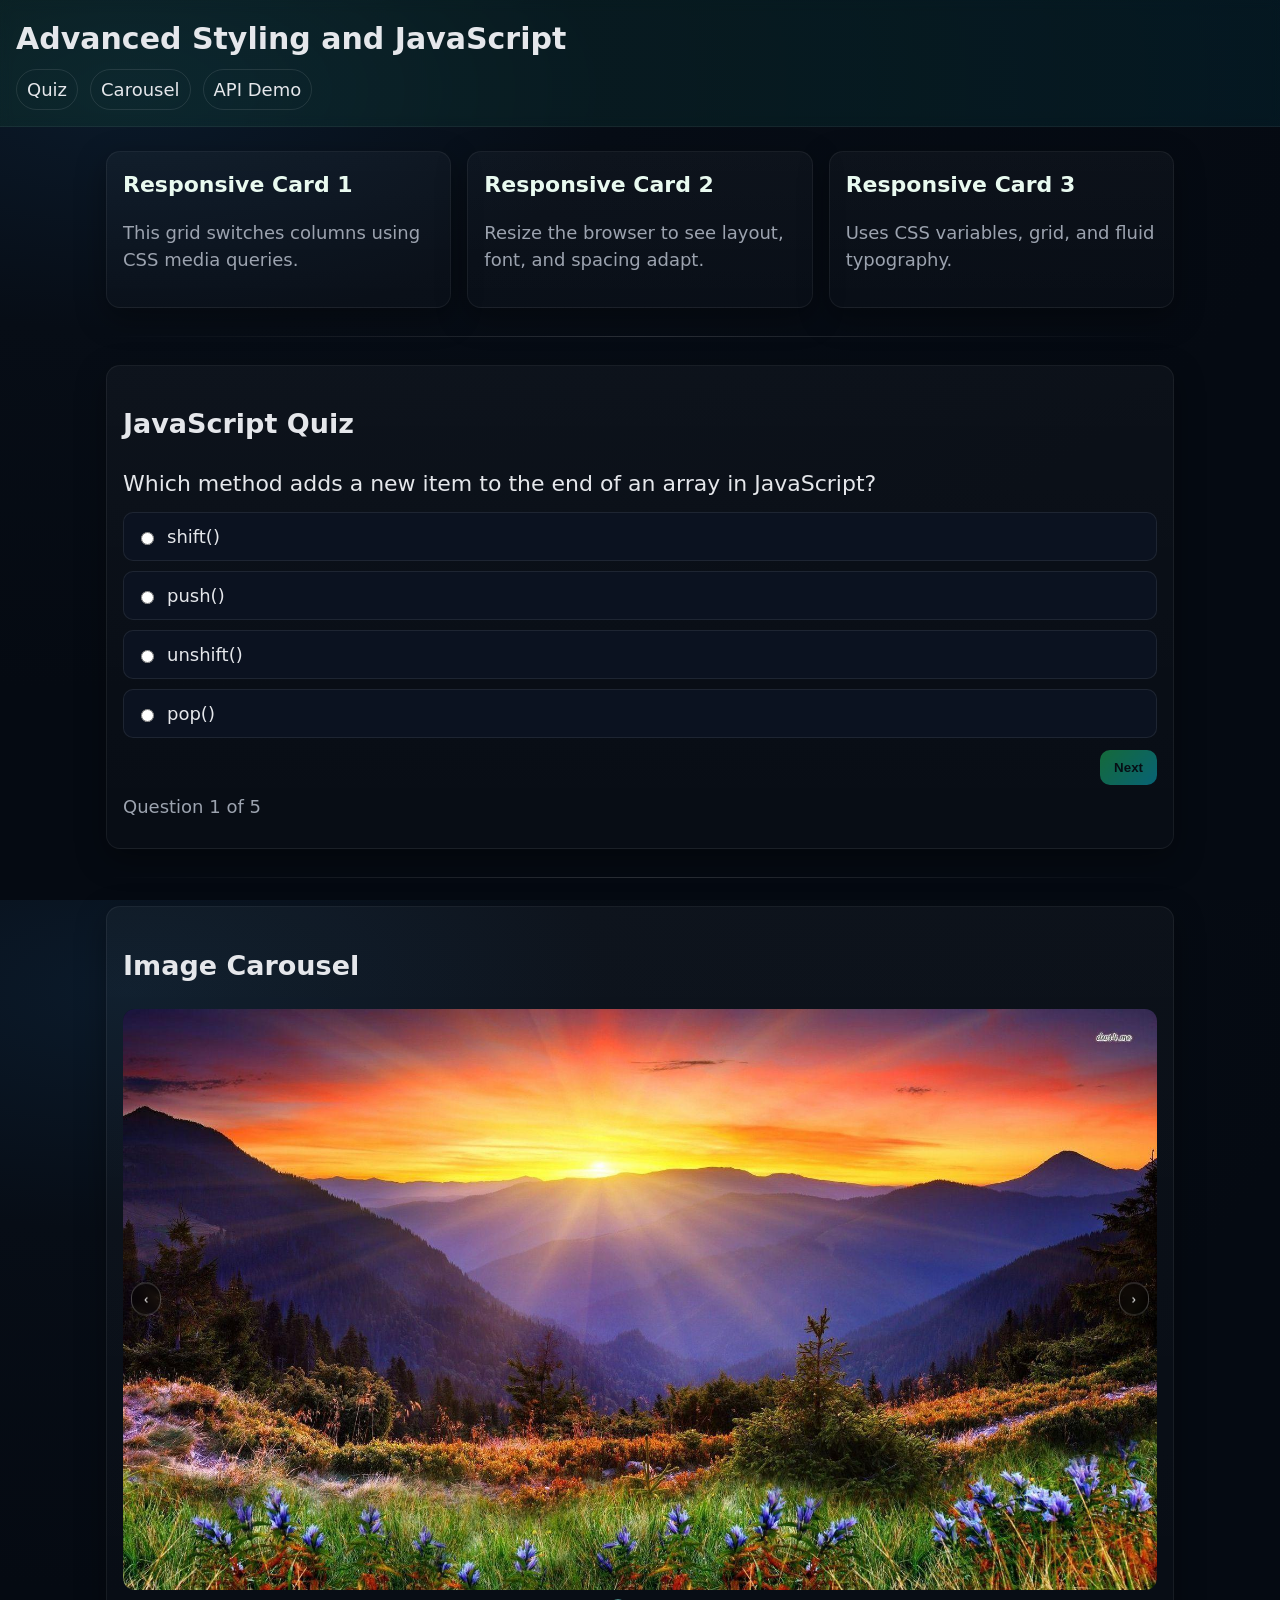
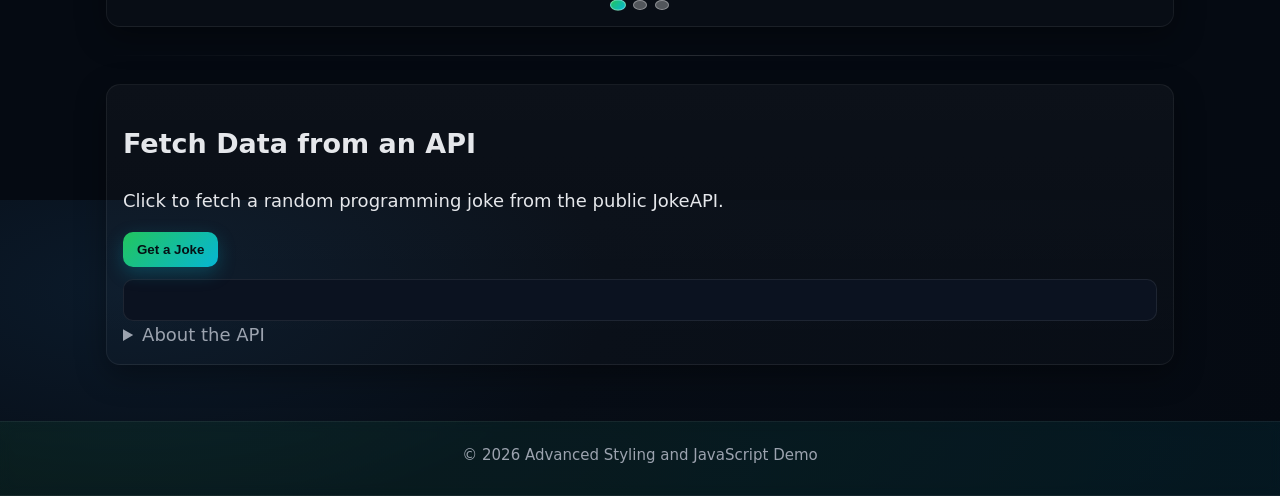
<file: Task-3/index.html>
<!DOCTYPE html>
<html lang="en">
<head>
  <meta charset="utf-8" />
  <meta name="viewport" content="width=device-width, initial-scale=1" />
  <title>Task-3: Advanced Styling and JavaScript</title>
  <link rel="stylesheet" href="style.css" />
</head>
<body>
  <header class="site-header">
    <h1>Advanced Styling and JavaScript</h1>
    <nav class="nav">
      <a href="#quiz">Quiz</a>
      <a href="#carousel">Carousel</a>
      <a href="#api">API Demo</a>
    </nav>
  </header>

  <main class="container">
    <!-- Responsive Layout Demo -->
    <section class="cards" aria-label="Responsive layout demo">
      <article class="card">
        <h2>Responsive Card 1</h2>
        <p>This grid switches columns using CSS media queries.</p>
      </article>
      <article class="card">
        <h2>Responsive Card 2</h2>
        <p>Resize the browser to see layout, font, and spacing adapt.</p>
      </article>
      <article class="card">
        <h2>Responsive Card 3</h2>
        <p>Uses CSS variables, grid, and fluid typography.</p>
      </article>
    </section>

    <hr />

    <!-- Quiz -->
    <section id="quiz" class="quiz" aria-labelledby="quiz-title">
      <h2 id="quiz-title">JavaScript Quiz</h2>
      <div id="quiz-container">
        <div id="question" class="question"></div>
        <div id="options" class="options" role="radiogroup" aria-live="polite"></div>
        <div class="quiz-actions">
          <button id="next-btn" class="btn" disabled>Next</button>
        </div>
        <div id="progress" class="progress"></div>
        <div id="result" class="result" aria-live="polite"></div>
      </div>
    </section>

    <hr />

    <!-- Image Carousel -->
    <section id="carousel" class="carousel" aria-labelledby="carousel-title">
      <h2 id="carousel-title">Image Carousel</h2>
      <div class="carousel-viewport">
        <button class="carousel-btn prev" aria-label="Previous image">‹</button>
        <div class="carousel-track">
          <img src="1534864.jpg"alt="Mountain at sunrise" />
          <img src="forest.jpeg" alt="Forest path" />
          <img src="beach.jpg" alt="Beach and ocean" />
        </div>
        <button class="carousel-btn next" aria-label="Next image">›</button>
      </div>
      <div class="carousel-dots" role="tablist" aria-label="Image selector"></div>
    </section>

    <hr />

    <!-- API Fetch -->
    <section id="api" class="api" aria-labelledby="api-title">
      <h2 id="api-title">Fetch Data from an API</h2>
      <p>Click to fetch a random programming joke from the public JokeAPI.</p>
      <div class="api-actions">
        <button id="fetch-joke" class="btn">Get a Joke</button>
      </div>
      <div id="joke" class="joke" aria-live="polite"></div>
      <details class="note">
        <summary>About the API</summary>
        <p>
  This demo uses the JokeAPI
  <a href="https://v2.jokeapi.dev" target="_blank">v2.jokeapi.dev</a>.
  Network requests can fail; the code includes basic error handling.
</p>
      </details>
    </section>
  </main>

  <footer class="site-footer">
    <small>© 2026 Advanced Styling and JavaScript Demo</small>
  </footer>

  <script src="app.js"></script>
</body>
</html>
</file>
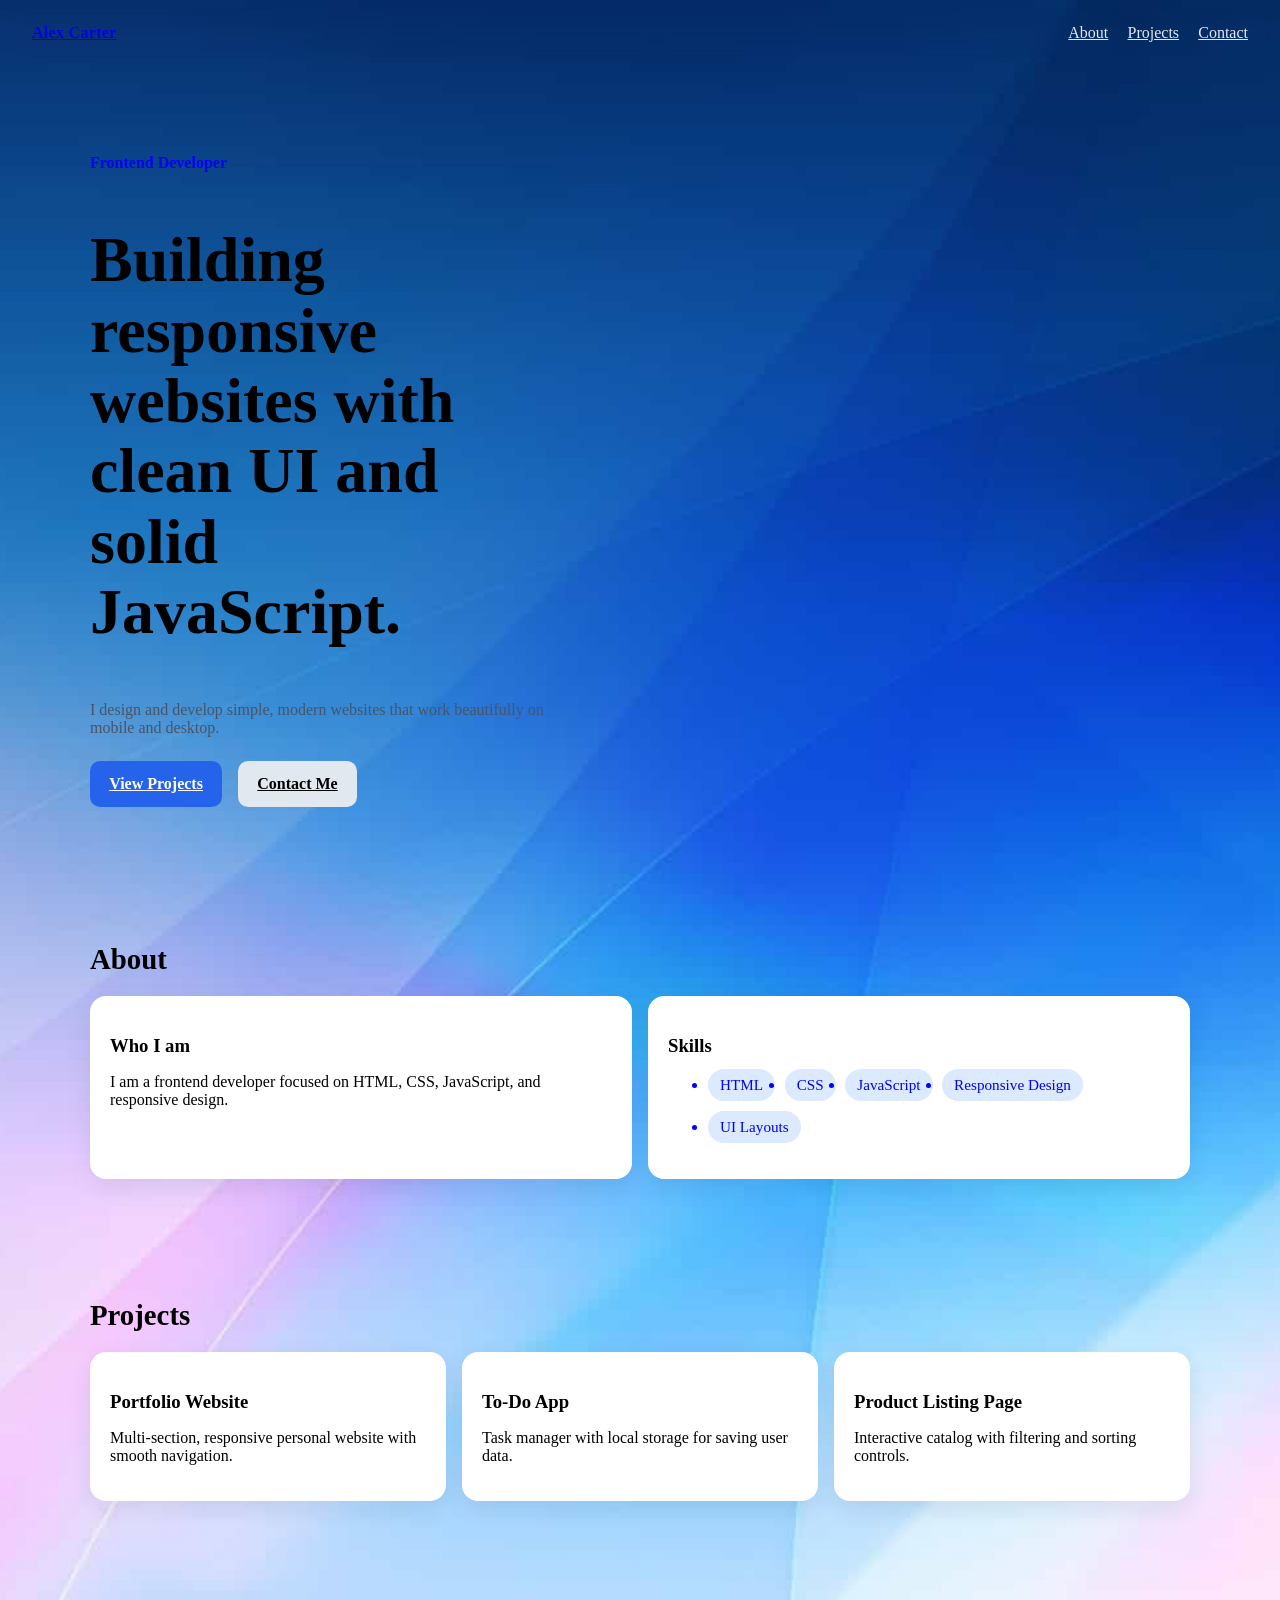
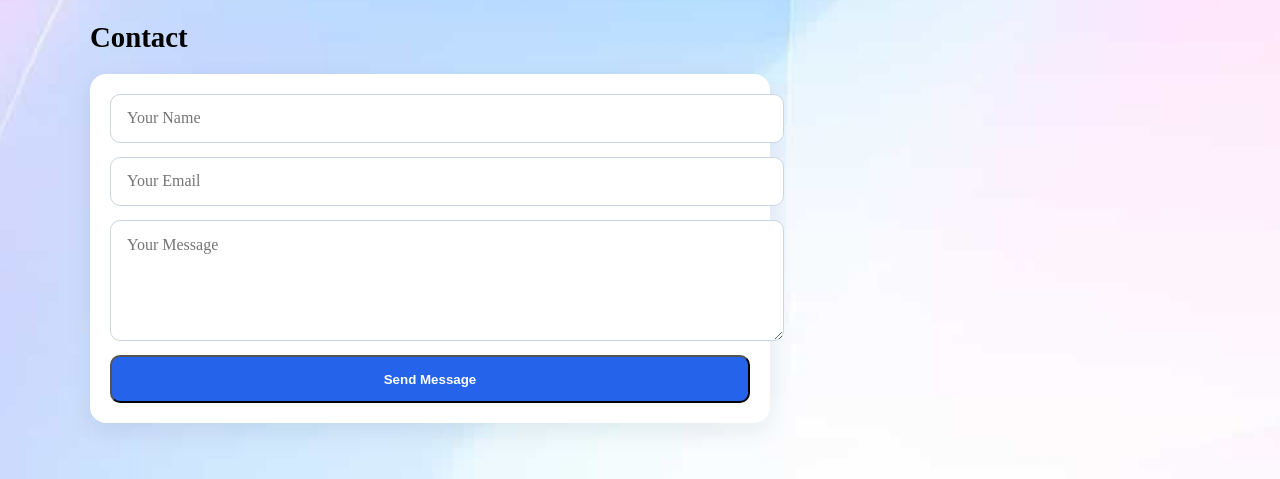
<file: task-4/index.html>
<!DOCTYPE html>
<html lang="en">
<head>
  <meta charset="UTF-8" />
  <meta name="viewport" content="width=device-width, initial-scale=1.0" />
  <title>Alex Carter | Portfolio</title>
  <link rel="stylesheet" href="style.css" />
</head>
<body>
  <header class="topbar">
    <a class="brand" href="#home">Alex Carter</a>
    <button class="menu-btn" id="menuBtn" aria-label="Toggle navigation">☰</button>
    <nav class="nav" id="navMenu">
      <a href="#about">About</a>
      <a href="#projects">Projects</a>
      <a href="#contact">Contact</a>
    </nav>
  </header>

  <main id="home">
    <section class="hero">
      <p class="eyebrow">Frontend Developer</p>
      <h1>Building responsive websites with clean UI and solid JavaScript.</h1>
      <p class="hero-text">I design and develop simple, modern websites that work beautifully on mobile and desktop.</p>
      <div class="hero-actions">
        <a class="btn primary" href="#projects">View Projects</a>
        <a class="btn secondary" href="#contact">Contact Me</a>
      </div>
    </section>

    <section id="about" class="section">
      <h2>About</h2>
      <div class="about-grid">
        <div class="panel">
          <h3>Who I am</h3>
          <p>I am a frontend developer focused on HTML, CSS, JavaScript, and responsive design.</p>
        </div>
        <div class="panel">
          <h3>Skills</h3>
          <ul class="tag-list">
            <li>HTML</li><li>CSS</li><li>JavaScript</li><li>Responsive Design</li><li>UI Layouts</li>
          </ul>
        </div>
      </div>
    </section>

    <section id="projects" class="section">
      <h2>Projects</h2>
      <div class="card-grid">
        <article class="card">
          <h3>Portfolio Website</h3>
          <p>Multi-section, responsive personal website with smooth navigation.</p>
        </article>
        <article class="card">
          <h3>To-Do App</h3>
          <p>Task manager with local storage for saving user data.</p>
        </article>
        <article class="card">
          <h3>Product Listing Page</h3>
          <p>Interactive catalog with filtering and sorting controls.</p>
        </article>
      </div>
    </section>

    <section id="contact" class="section">
      <h2>Contact</h2>
      <form class="contact-form">
        <input type="text" placeholder="Your Name" />
        <input type="email" placeholder="Your Email" />
        <textarea rows="5" placeholder="Your Message"></textarea>
        <button type="submit" class="btn primary">Send Message</button>
      </form>
    </section>
  </main>

  <script src="script.js"></script>
</body>
</html>
</file>
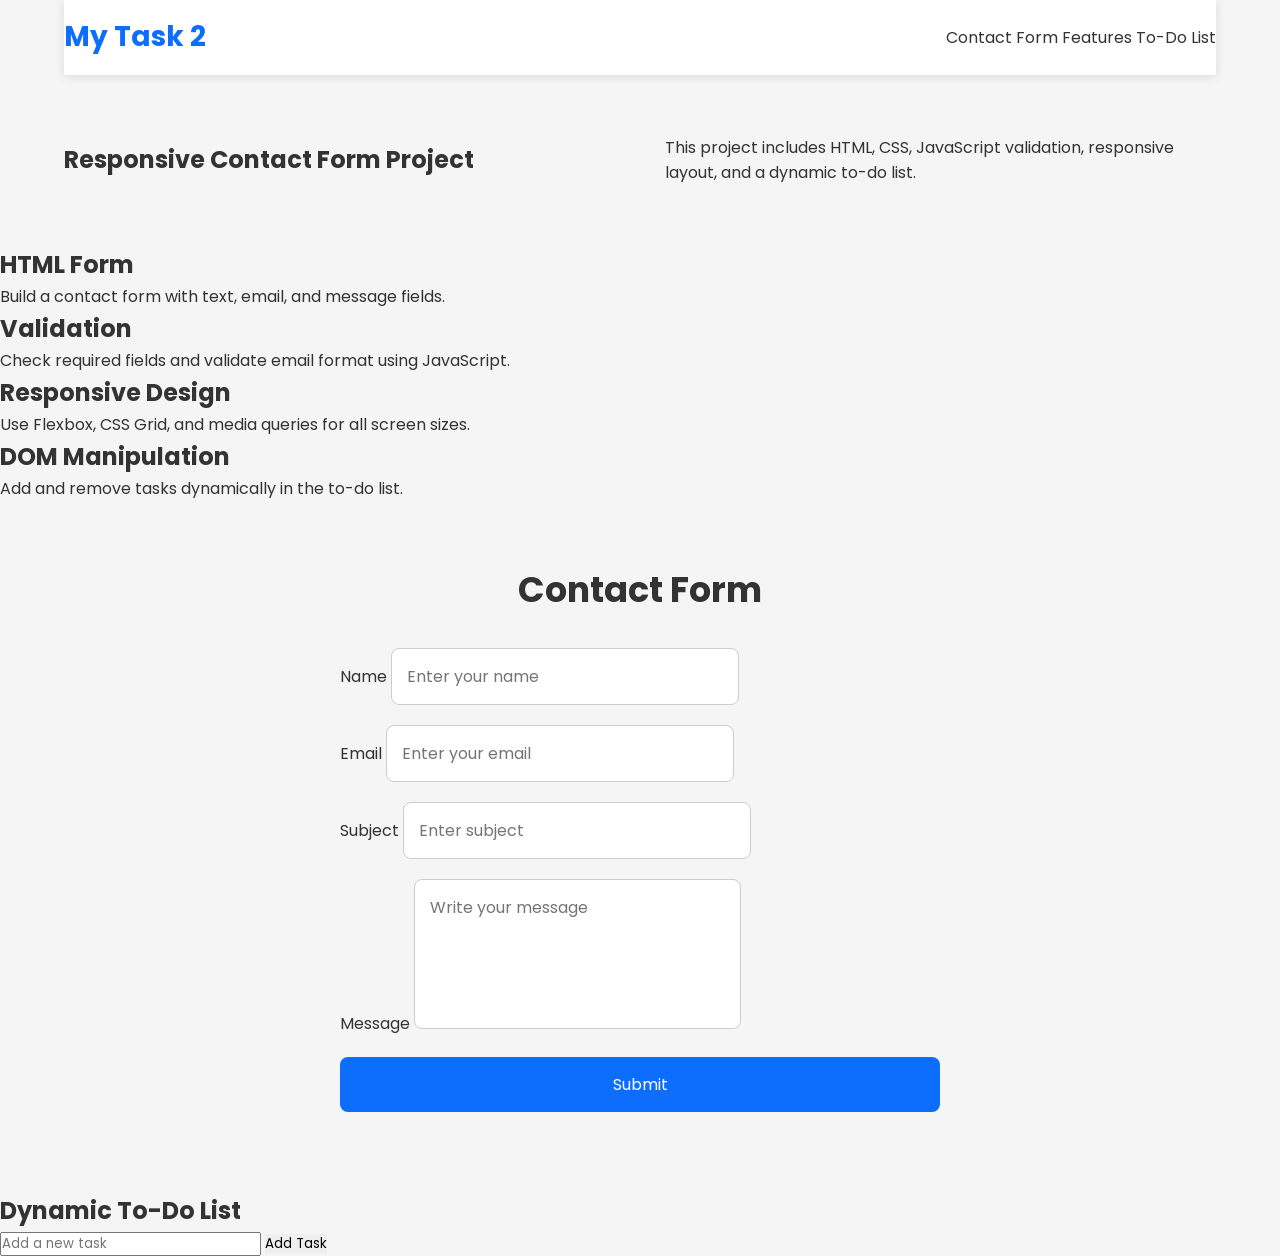
<file: Task-2.html>
<!DOCTYPE html>
<html lang="en">
<head>
  <meta charset="UTF-8" />
  <meta name="viewport" content="width=device-width, initial-scale=1.0" />
  <title>Task 2 - Contact Form & To-Do List</title>
  <link rel="stylesheet" href="style.css" />
</head>
<body>
  <header class="navbar">
    <div class="logo">My Task 2</div>
    <nav>
      <a href="#contact">Contact Form</a>
      <a href="#features">Features</a>
      <a href="#todo">To-Do List</a>
    </nav>
  </header>

  <main class="container">
    <section class="hero">
      <h1>Responsive Contact Form Project</h1>
      <p>
        This project includes HTML, CSS, JavaScript validation, responsive layout,
        and a dynamic to-do list.
      </p>
    </section>

    <section id="features" class="features">
      <div class="card">
        <h2>HTML Form</h2>
        <p>Build a contact form with text, email, and message fields.</p>
      </div>
      <div class="card">
        <h2>Validation</h2>
        <p>Check required fields and validate email format using JavaScript.</p>
      </div>
      <div class="card">
        <h2>Responsive Design</h2>
        <p>Use Flexbox, CSS Grid, and media queries for all screen sizes.</p>
      </div>
      <div class="card">
        <h2>DOM Manipulation</h2>
        <p>Add and remove tasks dynamically in the to-do list.</p>
      </div>
    </section>

    <section id="contact" class="form-section">
      <h2>Contact Form</h2>
      <form id="contactForm" novalidate>
        <div class="input-group">
          <label for="name">Name</label>
          <input type="text" id="name" placeholder="Enter your name" />
          <small class="error" id="nameError"></small>
        </div>

        <div class="input-group">
          <label for="email">Email</label>
          <input type="email" id="email" placeholder="Enter your email" />
          <small class="error" id="emailError"></small>
        </div>

        <div class="input-group">
          <label for="subject">Subject</label>
          <input type="text" id="subject" placeholder="Enter subject" />
          <small class="error" id="subjectError"></small>
        </div>

        <div class="input-group">
          <label for="message">Message</label>
          <textarea id="message" rows="5" placeholder="Write your message"></textarea>
          <small class="error" id="messageError"></small>
        </div>

        <button type="submit">Submit</button>
        <p class="success" id="successMessage"></p>
      </form>
    </section>

    <section id="todo" class="todo-section">
      <h2>Dynamic To-Do List</h2>
      <div class="todo-box">
        <input type="text" id="taskInput" placeholder="Add a new task" />
        <button id="addTaskBtn">Add Task</button>
      </div>
      <ul id="taskList"></ul>
    </section>
  </main>
<script src="script.js"></script>
</body>
</html>
</file>
<file: Task-3/style.css>
:root {
  --bg: #0f172a;
  --panel: #111827;
  --text: #e5e7eb;
  --muted: #9ca3af;
  --brand: #22c55e;
  --brand-2: #06b6d4;
  --danger: #ef4444;
  --card: #0b1220;
  --shadow: 0 10px 30px rgba(0,0,0,0.35);
  --radius: 14px;
  --gap: 16px;
  --fluid: clamp(14px, 1.2vw + 10px, 18px);
}

* { box-sizing: border-box; }

html, body {
  height: 100%;
  background: radial-gradient(1200px 600px at 10% 10%, #0b1a2a 0%, #070d16 40%, #050a12 100%);
  color: var(--text);
  font-family: system-ui, -apple-system, Segoe UI, Roboto, Inter, Arial, sans-serif;
  line-height: 1.5;
  font-size: var(--fluid);
  margin: 0;
}

.site-header, .site-footer {
  background: linear-gradient(90deg, rgba(34,197,94,0.08), rgba(6,182,212,0.08));
  backdrop-filter: blur(6px);
  border-bottom: 1px solid rgba(255,255,255,0.06);
  padding: 16px;
}

.site-header h1 {
  margin: 0 0 8px 0;
  font-size: clamp(22px, 2.5vw, 30px);
}

.nav {
  display: flex;
  gap: 12px;
  flex-wrap: wrap;
}

.nav a {
  color: var(--text);
  text-decoration: none;
  padding: 6px 10px;
  border-radius: 999px;
  border: 1px solid rgba(255,255,255,0.1);
  transition: all .2s ease;
}
.nav a:hover {
  border-color: rgba(255,255,255,0.25);
  background: rgba(255,255,255,0.06);
}

.container {
  max-width: 1100px;
  margin: 24px auto;
  padding: 0 16px 32px;
}

/* Responsive cards using grid */
.cards {
  display: grid;
  gap: var(--gap);
  grid-template-columns: 1fr;
  margin-bottom: 24px;
}
.card {
  background: linear-gradient(180deg, rgba(255,255,255,0.03), rgba(255,255,255,0.015));
  border: 1px solid rgba(255,255,255,0.06);
  border-radius: var(--radius);
  box-shadow: var(--shadow);
  padding: 16px;
}
.card h2 {
  margin: 0 0 8px 0;
  font-size: clamp(18px, 2vw, 22px);
  color: #e9faf0;
}
.card p { color: var(--muted); }

/* Media queries for responsiveness */
@media (min-width: 640px) {
  .cards { grid-template-columns: repeat(2, 1fr); }
}
@media (min-width: 960px) {
  .cards { grid-template-columns: repeat(3, 1fr); }
}

/* Buttons */
.btn {
  background: linear-gradient(135deg, var(--brand), var(--brand-2));
  color: #051014;
  border: 0;
  padding: 10px 14px;
  border-radius: 10px;
  font-weight: 700;
  cursor: pointer;
  transition: transform .08s ease, box-shadow .2s ease, filter .2s ease;
  box-shadow: 0 6px 18px rgba(6,182,212,0.25);
}
.btn:hover { filter: brightness(1.08); }
.btn:active { transform: translateY(1px) scale(0.99); }
.btn[disabled] {
  opacity: .5;
  cursor: not-allowed;
  box-shadow: none;
}

/* Quiz */
.quiz {
  background: linear-gradient(180deg, rgba(255,255,255,0.03), rgba(255,255,255,0.015));
  border: 1px solid rgba(255,255,255,0.06);
  border-radius: var(--radius);
  box-shadow: var(--shadow);
  padding: 16px;
}
.question {
  font-size: clamp(18px, 2vw, 22px);
  margin-bottom: 12px;
}
.options {
  display: grid;
  grid-template-columns: 1fr;
  gap: 10px;
  margin-bottom: 12px;
}
.option {
  display: flex;
  align-items: center;
  gap: 10px;
  background: #0b1220;
  border: 1px solid rgba(255,255,255,0.08);
  padding: 10px 12px;
  border-radius: 10px;
  cursor: pointer;
  transition: border-color .2s ease, background .2s ease, transform .08s ease;
}
.option:hover { border-color: rgba(255,255,255,0.2); }
.option.selected {
  background: linear-gradient(180deg, rgba(34,197,94,0.18), rgba(34,197,94,0.08));
  border-color: rgba(34,197,94,0.45);
}
.option input { accent-color: var(--brand); cursor: pointer; }
.quiz-actions { display: flex; justify-content: flex-end; }
.progress { color: var(--muted); margin-top: 8px; }
.result { margin-top: 12px; font-weight: 700; }

/* Carousel */
.carousel {
  background: linear-gradient(180deg, rgba(255,255,255,0.03), rgba(255,255,255,0.015));
  border: 1px solid rgba(255,255,255,0.06);
  border-radius: var(--radius);
  box-shadow: var(--shadow);
  padding: 16px;
}
.carousel-viewport {
  position: relative;
  overflow: hidden;
  border-radius: 12px;
  aspect-ratio: 16 / 9;
  background: #0b1220;
}
.carousel-track {
  display: flex;
  width: 100%;
  height: 100%;
  transition: transform .5s ease;
}
.carousel-track img {
  width: 100%;
  height: 100%;
  object-fit: cover;
  flex: 0 0 100%;
  user-select: none;
}
.carousel-btn {
  position: absolute;
  top: 50%;
  transform: translateY(-50%);
  z-index: 2;
  background: rgba(0,0,0,0.4);
  border: 1px solid rgba(255,255,255,0.25);
  color: #fff;
  padding: 8px 12px;
  border-radius: 999px;
  backdrop-filter: blur(4px);
  cursor: pointer;
}
.carousel-btn:hover { background: rgba(0,0,0,0.55); }
.carousel-btn.prev { left: 8px; }
.carousel-btn.next { right: 8px; }
.carousel-dots {
  display: flex;
  justify-content: center;
  gap: 8px;
  padding: 10px 0 0;
}
.dot {
  width: 10px;
  height: 10px;
  border-radius: 50%;
  background: rgba(255,255,255,0.3);
  border: 1px solid rgba(255,255,255,0.35);
  cursor: pointer;
  transition: transform .2s ease, background .2s ease;
}
.dot.active {
  background: linear-gradient(135deg, var(--brand), var(--brand-2));
  transform: scale(1.15);
}

/* API */
.api {
  background: linear-gradient(180deg, rgba(255,255,255,0.03), rgba(255,255,255,0.015));
  border: 1px solid rgba(255,255,255,0.06);
  border-radius: var(--radius);
  box-shadow: var(--shadow);
  padding: 16px;
}
.api-actions { margin-bottom: 12px; }
.joke {
  min-height: 42px;
  background: #0b1220;
  border: 1px solid rgba(255,255,255,0.08);
  border-radius: 10px;
  padding: 12px;
}
.note summary { cursor: pointer; color: var(--muted); }

hr {
  border: none;
  height: 1px;
  background: linear-gradient(90deg, rgba(255,255,255,0), rgba(255,255,255,0.15), rgba(255,255,255,0));
  margin: 28px 0;
}

.site-footer {
  border-top: 1px solid rgba(255,255,255,0.06);
  text-align: center;
  padding: 18px 16px 28px;
  color: var(--muted);
}
</file>
<file: task-4/style.css>
body {
  min-height: 100vh;
  background-image: url("background-1.jpg");
  background-size: cover;
  background-position: center;
  background-repeat: no-repeat;
}
.topbar {
  position: sticky; top: 0; z-index: 10;
  display: flex; align-items: center; justify-content: space-between;
  padding: 1rem 1.5rem; background: BLUE(15, 23, 42, 0.95); color: gray; backdrop-filter: blur(8px);
}
.brand { font-weight: 700; letter-spacing: 0.3px; }
.nav { display: flex; gap: 1.2rem; }
.nav a { color: #e2e8f0; }
.menu-btn { display: none; background: transparent; border: 0; color: #fff; font-size: 1.5rem; }

.hero {
  max-width: 1100px; margin: 0 auto; padding: 5rem 1.5rem 4rem;
}
.eyebrow { color: blue; font-weight: 700; margin-bottom: 0.75rem; }
.hero h1 { font-size: clamp(2rem, 5vw, 4.2rem); line-height: 1.1; max-width: 12ch; }
.hero-text { margin-top: 1rem; max-width: 60ch; color: #475569; }
.hero-actions { display: flex; gap: 1rem; flex-wrap: wrap; margin-top: 1.5rem; }
.btn {
  display: inline-block; padding: 0.9rem 1.2rem; border-radius: 10px; font-weight: 700;
}
.primary { background: #2563eb; color: #fff; }
.secondary { background: #e2e8f0; color:black; }

.section { max-width: 1100px; margin: 0 auto; padding: 3rem 1.5rem; }
.section h2 { font-size: 1.8rem; margin-bottom: 1.25rem; }
.about-grid, .card-grid { display: grid; gap: 1rem; grid-template-columns: repeat(auto-fit, minmax(250px, 1fr)); }
.panel, .card, .contact-form {
  background: #fff; border-radius: 16px; padding: 1.25rem; box-shadow: 0 8px 24px rgba(15, 23, 42, 0.08);
}
.panel h3, .card h3 { margin-bottom: 0.5rem; }
.tag-list { display: flex; flex-wrap: wrap; gap: 0.6rem; margin-top: 0.75rem; }
.tag-list li { background: #dbeafe; color: blue; padding: 0.45rem 0.75rem; border-radius: 999px; font-size: 0.95rem; }
.contact-form { display: grid; gap: 0.9rem; max-width: 640px; }
.contact-form input, .contact-form textarea {
  width: 100%; padding: 0.9rem 1rem; border: 1px solid #cbd5e1; border-radius: 10px; font: inherit;
}
.contact-form input:focus, .contact-form textarea:focus { outline: 2px solid #93c5fd; border-color: #93c5fd; }

@media (max-width: 768px) {
  .menu-btn { display: block; }
  .nav {
    display: none; position: absolute; right: 1rem; top: 64px; flex-direction: column;
    background: #0f172a; padding: 1rem; border-radius: 14px; min-width: 180px;
    box-shadow: 0 10px 24px rgba(0,0,0,.2);
  }
  .nav.open { display: flex; }
}
</file>
<file: style.css>
/* ===========================
   GOOGLE FONT & RESET
=========================== */

@import url('https://fonts.googleapis.com/css2?family=Poppins:wght@300;400;500;600;700&display=swap');

*{
    margin:0;
    padding:0;
    box-sizing:border-box;
    font-family:'Poppins',sans-serif;
}

html{
    scroll-behavior:smooth;
}

body{
    background:#f5f5f5;
    color:#333;
    line-height:1.6;
}

img{
    width:100%;
    display:block;
}

a{
    text-decoration:none;
    color:inherit;
}

button{
    cursor:pointer;
    border:none;
}

/* ===========================
        NAVBAR
=========================== */

header{
    width:100%;
    background:#ffffff;
    box-shadow:0 2px 10px rgba(0,0,0,.1);
    position:sticky;
    top:0;
    z-index:1000;
}

.navbar{
    width:90%;
    margin:auto;
    display:flex;
    justify-content:space-between;
    align-items:center;
    padding:15px 0;
}

.logo{
    display:flex;
    align-items:center;
    gap:10px;
    font-size:28px;
    color:#0d6efd;
    font-weight:700;
}

.nav-links{
    display:flex;
    list-style:none;
    gap:25px;
}

.nav-links a{
    font-weight:500;
    transition:.3s;
}

.nav-links a:hover{
    color:#0d6efd;
}

.nav-icons{
    display:flex;
    align-items:center;
    gap:15px;
}

#search{
    padding:8px 15px;
    border-radius:30px;
    border:1px solid #ddd;
    outline:none;
}

#darkMode{
    width:40px;
    height:40px;
    border-radius:50%;
    background:#0d6efd;
    color:white;
    font-size:18px;
}

.cart-icon{
    position:relative;
    font-size:24px;
    color:#0d6efd;
}

#cart-count{
    position:absolute;
    top:-10px;
    right:-10px;
    background:red;
    color:white;
    width:20px;
    height:20px;
    border-radius:50%;
    display:flex;
    justify-content:center;
    align-items:center;
    font-size:12px;
}

/* ===========================
          HERO
=========================== */

.hero{
    width:90%;
    margin:60px auto;
    display:grid;
    grid-template-columns:repeat(2,1fr);
    align-items:center;
    gap:50px;
}

.hero-text h1{
    font-size:52px;
    margin-bottom:20px;
}

.hero-text p{
    font-size:18px;
    margin-bottom:25px;
    color:#555;
}

.hero button{
    padding:15px 35px;
    background:#0d6efd;
    color:white;
    border-radius:30px;
    font-size:17px;
}

.hero-image img{
    border-radius:20px;
}

/* ===========================
      CATEGORY BUTTONS
=========================== */

.categories{
    width:90%;
    margin:auto;
    text-align:center;
}

.categories h2{
    margin-bottom:20px;
    font-size:35px;
}

.category-buttons{
    display:flex;
    justify-content:center;
    flex-wrap:wrap;
    gap:15px;
    margin-bottom:40px;
}

.filter-btn{
    padding:12px 25px;
    background:#0d6efd;
    color:white;
    border-radius:30px;
    transition:.3s;
}

.filter-btn:hover{
    background:#084298;
}

/* ===========================
      PRODUCTS
=========================== */

#products{
    width:90%;
    margin:auto;
    margin-top:40px;
}

#products h2{
    text-align:center;
    font-size:35px;
    margin-bottom:40px;
}

.products{
    display:grid;
    grid-template-columns:repeat(auto-fit,minmax(260px,1fr));
    gap:30px;
}

.product{
    background:white;
    border-radius:15px;
    overflow:hidden;
    box-shadow:0 5px 15px rgba(0,0,0,.1);
    transition:.3s;
}

.product:hover{
    transform:translateY(-10px);
}

.product img{
    height:250px;
    object-fit:cover;
}

.product-content{
    padding:20px;
}

.product-content h3{
    margin-bottom:10px;
}

.product-content p{
    color:#666;
    margin-bottom:10px;
}

.price{
    font-size:22px;
    color:#0d6efd;
    font-weight:bold;
}

.add-cart{
    width:100%;
    margin-top:15px;
    padding:12px;
    background:#0d6efd;
    color:white;
    border-radius:8px;
    transition:.3s;
}

.add-cart:hover{
    background:#084298;
}/* ===========================
        SHOPPING CART
=========================== */

.cart{
    width:90%;
    margin:60px auto;
    background:#fff;
    padding:30px;
    border-radius:15px;
    box-shadow:0 5px 15px rgba(0,0,0,.1);
}

.cart h2{
    text-align:center;
    margin-bottom:25px;
    font-size:35px;
}

#cart-items{
    margin-bottom:20px;
}

.cart-item{
    display:flex;
    justify-content:space-between;
    align-items:center;
    padding:15px 0;
    border-bottom:1px solid #ddd;
}

.cart-item h4{
    margin-bottom:5px;
}

.cart-item button{
    background:#dc3545;
    color:#fff;
    padding:8px 12px;
    border-radius:5px;
}

.cart-total{
    display:flex;
    justify-content:space-between;
    align-items:center;
    margin-top:20px;
}

.cart-total h3{
    color:#0d6efd;
    font-size:28px;
}

#checkout{
    padding:12px 30px;
    background:#198754;
    color:#fff;
    border-radius:8px;
    transition:.3s;
}

#checkout:hover{
    background:#157347;
}

/* ===========================
        ABOUT SECTION
=========================== */

.about{
    width:90%;
    margin:60px auto;
    text-align:center;
}

.about h2{
    font-size:35px;
    margin-bottom:20px;
}

.about p{
    max-width:800px;
    margin:auto;
    color:#555;
    font-size:18px;
}

/* ===========================
      CONTACT SECTION
=========================== */

#contact{
    width:90%;
    margin:60px auto;
}

#contact h2{
    text-align:center;
    font-size:35px;
    margin-bottom:30px;
}

#contactForm{
    max-width:600px;
    margin:auto;
    display:flex;
    flex-direction:column;
    gap:20px;
}

#contactForm input,
#contactForm textarea{
    padding:15px;
    border:1px solid #ccc;
    border-radius:8px;
    outline:none;
    font-size:16px;
}

#contactForm textarea{
    resize:none;
    height:150px;
}

#contactForm button{
    background:#0d6efd;
    color:#fff;
    padding:15px;
    border-radius:8px;
    font-size:16px;
}

#contactForm button:hover{
    background:#084298;
}

/* ===========================
          FOOTER
=========================== */

footer{
    background:#0d6efd;
    color:#fff;
    text-align:center;
    padding:20px;
    margin-top:50px;
}

/* ===========================
        DARK MODE
=========================== */

body.dark{
    background:#121212;
    color:#f1f1f1;
}

body.dark header{
    background:#1f1f1f;
}

body.dark .product,
body.dark .cart,
body.dark #contactForm,
body.dark .about{
    background:#1e1e1e;
    color:#fff;
}

body.dark input,
body.dark textarea{
    background:#2d2d2d;
    color:#fff;
    border:1px solid #555;
}

body.dark .nav-links a{
    color:#fff;
}

body.dark .product-content p,
body.dark .about p{
    color:#ddd;
}

/* ===========================
        RESPONSIVE
=========================== */

@media(max-width:992px){

.hero{
    grid-template-columns:1fr;
    text-align:center;
}

.hero-text h1{
    font-size:40px;
}

.navbar{
    flex-direction:column;
    gap:20px;
}

.nav-links{
    flex-wrap:wrap;
    justify-content:center;
}

.cart-total{
    flex-direction:column;
    gap:20px;
}

}

@media(max-width:768px){

.hero-text h1{
    font-size:32px;
}

#search{
    width:180px;
}

.products{
    grid-template-columns:1fr;
}

.category-buttons{
    flex-direction:column;
}

.filter-btn{
    width:100%;
}

.cart-item{
    flex-direction:column;
    align-items:flex-start;
    gap:10px;
}

}

@media(max-width:480px){

.logo{
    font-size:22px;
}

.nav-links{
    gap:12px;
    font-size:14px;
}

.hero button{
    width:100%;
}

#contactForm{
    width:100%;
}

.cart-total h3{
    font-size:22px;
}

}
</file>
